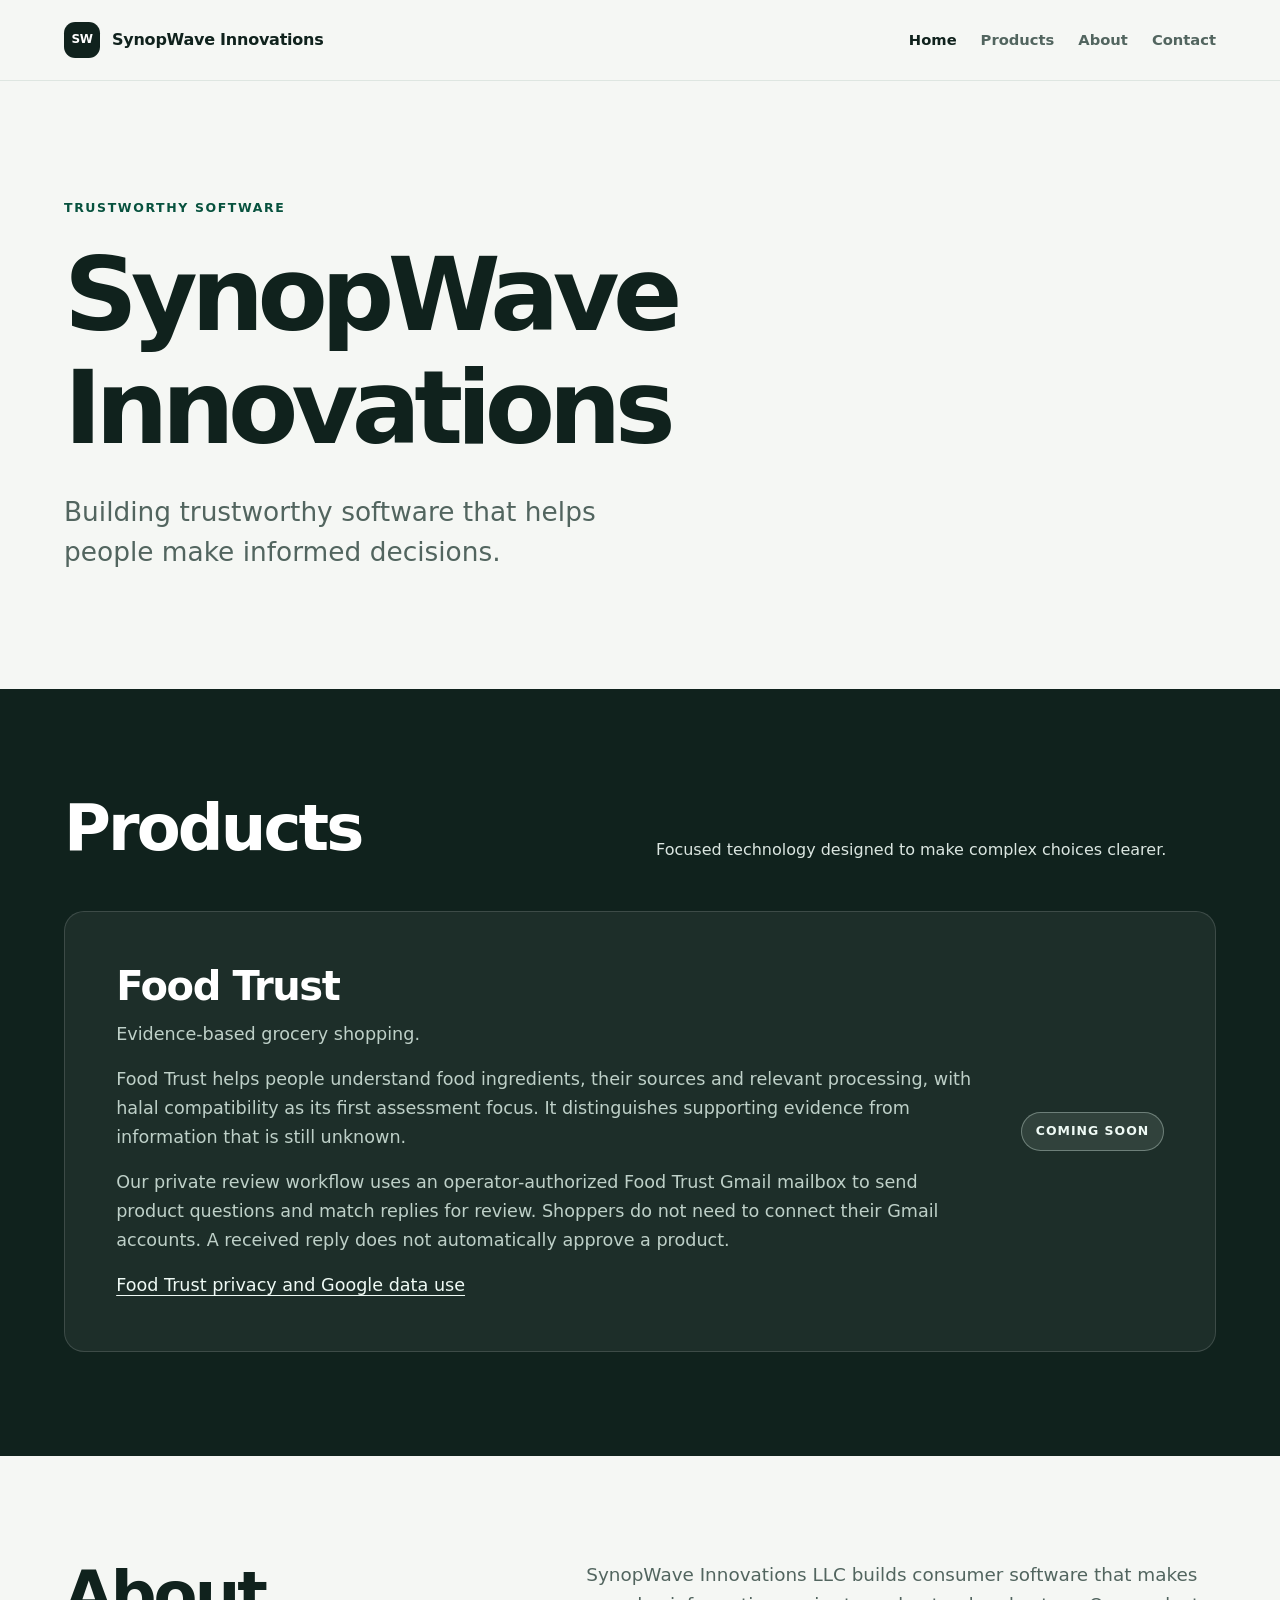
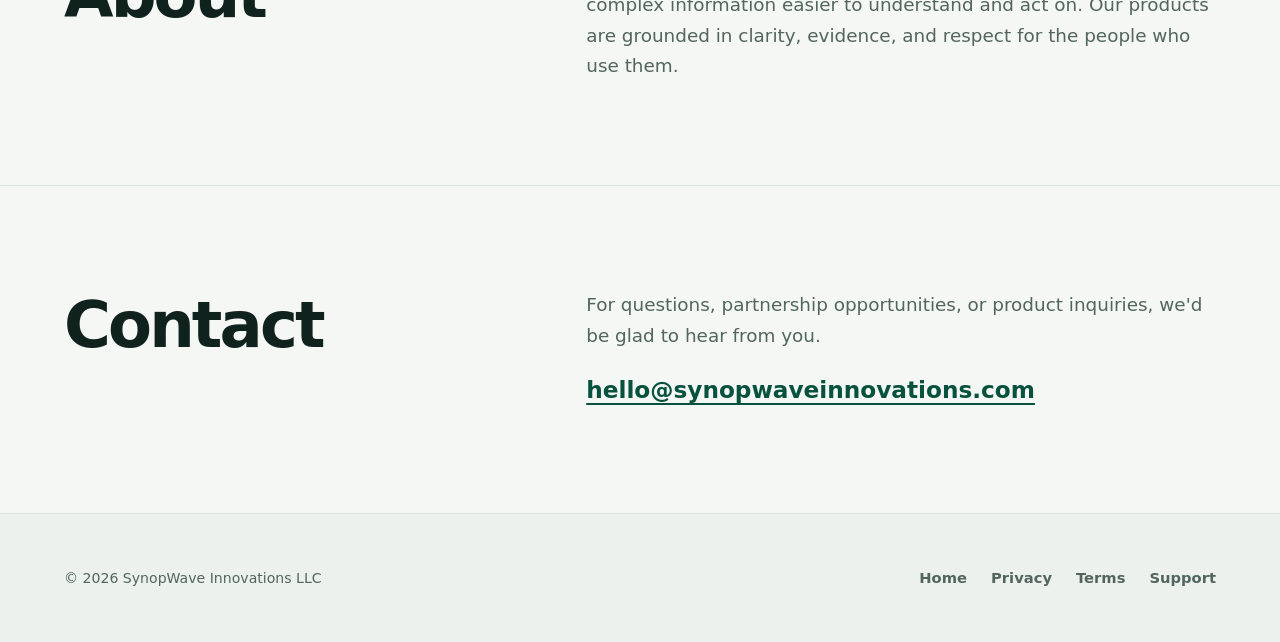
<file: index.html>
<!doctype html>
<html lang="en">
  <head>
    <meta charset="utf-8">
    <meta name="viewport" content="width=device-width, initial-scale=1">
    <title>SynopWave Innovations | Trustworthy Software</title>
    <meta name="description" content="SynopWave Innovations builds trustworthy software that helps people make informed decisions.">
    <meta name="robots" content="index, follow">
    <meta name="theme-color" content="#10221d">
    <meta property="og:title" content="SynopWave Innovations">
    <meta property="og:description" content="Building trustworthy software that helps people make informed decisions.">
    <meta property="og:type" content="website">
    <meta property="og:url" content="https://synopwaveinnovations.com/">
    <meta property="og:site_name" content="SynopWave Innovations">
    <meta property="og:locale" content="en_US">
    <meta name="twitter:card" content="summary">
    <meta name="twitter:title" content="SynopWave Innovations">
    <meta name="twitter:description" content="Building trustworthy software that helps people make informed decisions.">
    <link rel="canonical" href="https://synopwaveinnovations.com/">
    <link rel="icon" href="favicon.svg" type="image/svg+xml">
    <link rel="stylesheet" href="styles.css?v=20260923">
  </head>
  <body>
    <a class="skip-link" href="#main-content">Skip to content</a>
    <header class="site-header">
      <nav class="nav container" aria-label="Primary navigation">
        <a class="brand" href="index.html" aria-label="SynopWave Innovations home">
          <span class="brand-mark" aria-hidden="true">SW</span>
          <span>SynopWave Innovations</span>
        </a>
        <ul class="nav-links">
          <li><a href="index.html" aria-current="page">Home</a></li>
          <li><a href="#products">Products</a></li>
          <li><a href="#about">About</a></li>
          <li><a href="#contact">Contact</a></li>
        </ul>
      </nav>
    </header>

    <main id="main-content">
      <section class="hero container" aria-labelledby="hero-title">
        <div>
          <p class="eyebrow">Trustworthy software</p>
          <h1 id="hero-title">SynopWave Innovations</h1>
          <p class="hero-copy">Building trustworthy software that helps people make informed decisions.</p>
        </div>
      </section>

      <section class="section section-dark" id="products" aria-labelledby="products-title">
        <div class="container">
          <div class="section-heading">
            <h2 id="products-title">Products</h2>
            <p>Focused technology designed to make complex choices clearer.</p>
          </div>
          <article class="product-card">
            <div>
              <h3>Food Trust</h3>
              <p>Evidence-based grocery shopping.</p>
              <p>Food Trust helps people understand food ingredients, their sources and relevant processing, with halal compatibility as its first assessment focus. It distinguishes supporting evidence from information that is still unknown.</p>
              <p>Our private review workflow uses an operator-authorized Food Trust Gmail mailbox to send product questions and match replies for review. Shoppers do not need to connect their Gmail accounts. A received reply does not automatically approve a product.</p>
              <p><a href="privacy.html">Food Trust privacy and Google data use</a></p>
            </div>
            <span class="status">Coming Soon</span>
          </article>
        </div>
      </section>

      <section class="section" id="about" aria-labelledby="about-title">
        <div class="about-grid container">
          <h2 id="about-title">About</h2>
          <p>SynopWave Innovations LLC builds consumer software that makes complex information easier to understand and act on. Our products are grounded in clarity, evidence, and respect for the people who use them.</p>
        </div>
      </section>

      <section class="section contact-section" id="contact" aria-labelledby="contact-title">
        <div class="contact-grid container">
          <h2 id="contact-title">Contact</h2>
          <div>
            <p>For questions, partnership opportunities, or product inquiries, we'd be glad to hear from you.</p>
            <a class="contact-link" href="mailto:hello@synopwaveinnovations.com">hello@synopwaveinnovations.com</a>
          </div>
        </div>
      </section>
    </main>

    <footer class="site-footer">
      <div class="footer-inner container">
        <p class="copyright">&copy; 2026 SynopWave Innovations LLC</p>
        <nav aria-label="Footer navigation">
          <ul class="footer-links">
            <li><a href="index.html">Home</a></li>
            <li><a href="privacy.html">Privacy</a></li>
            <li><a href="terms.html">Terms</a></li>
            <li><a href="support.html">Support</a></li>
          </ul>
        </nav>
      </div>
    </footer>
  </body>
</html>
</file>
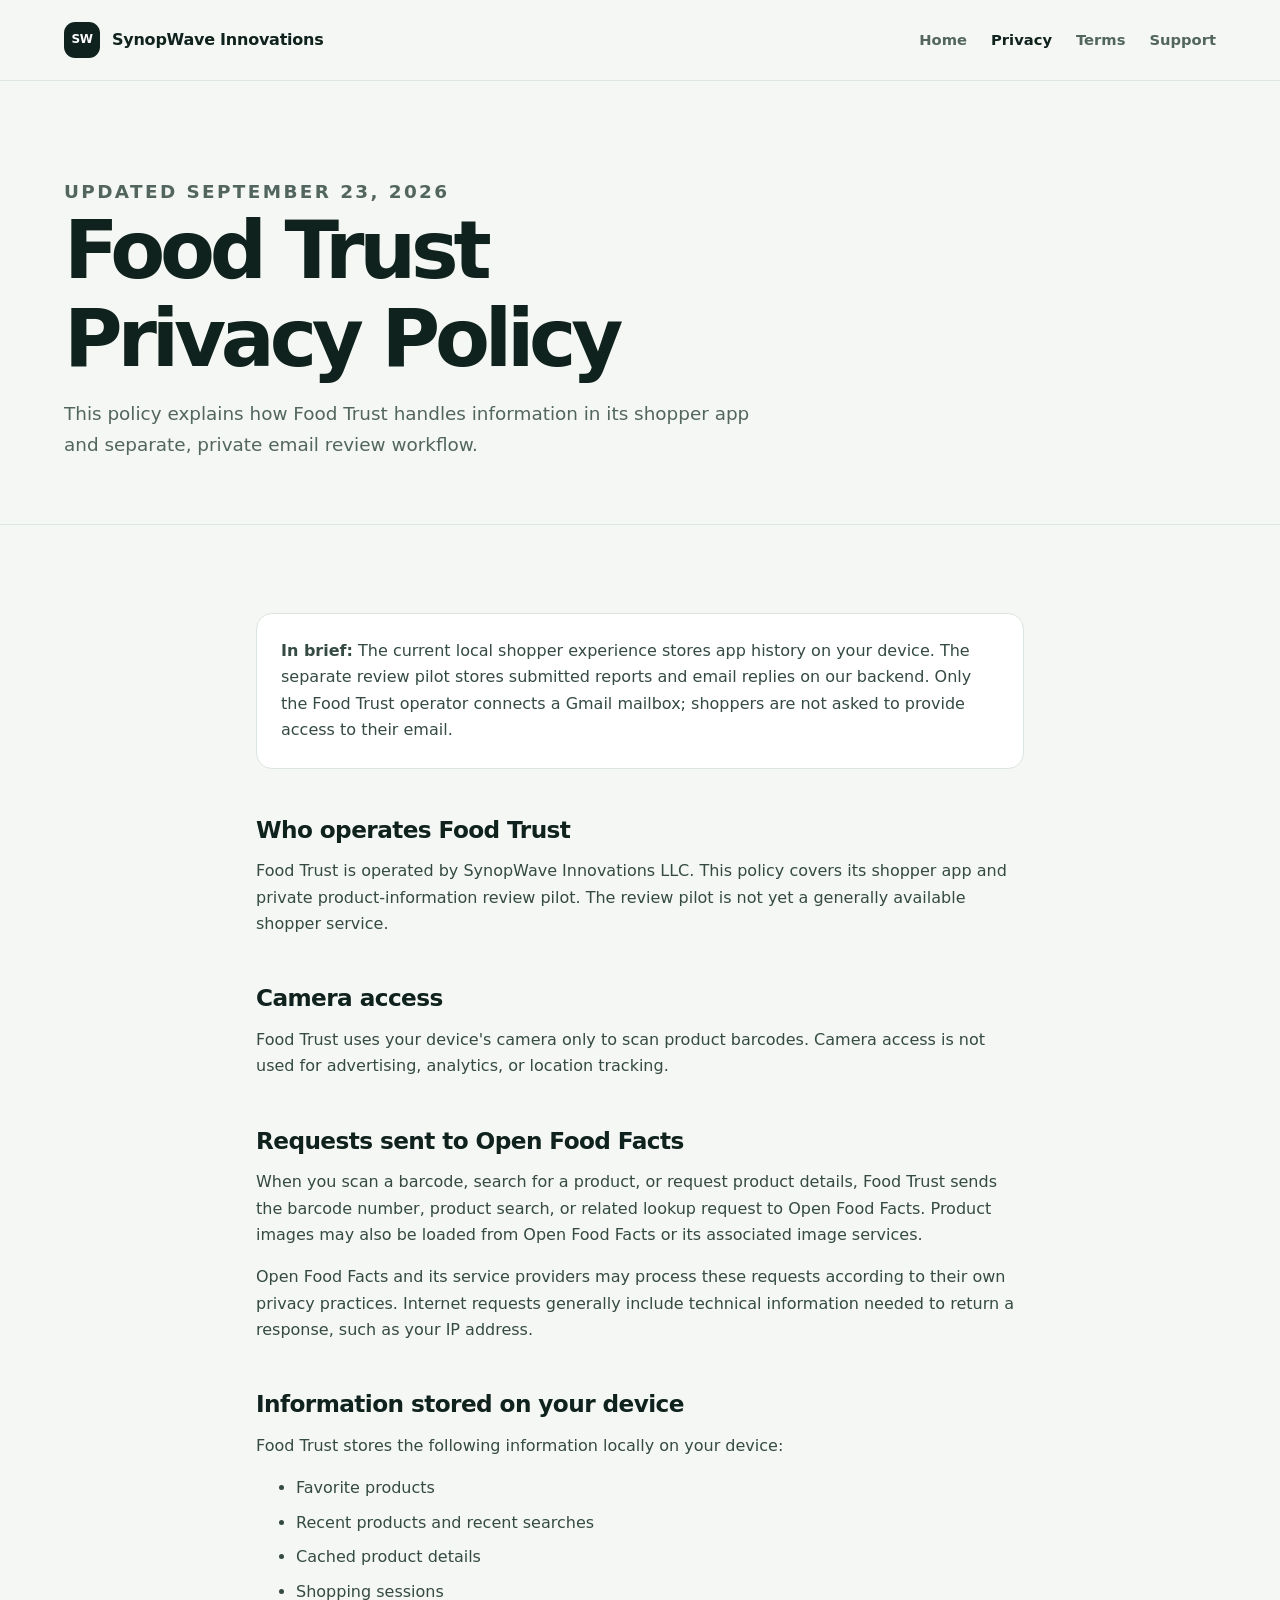
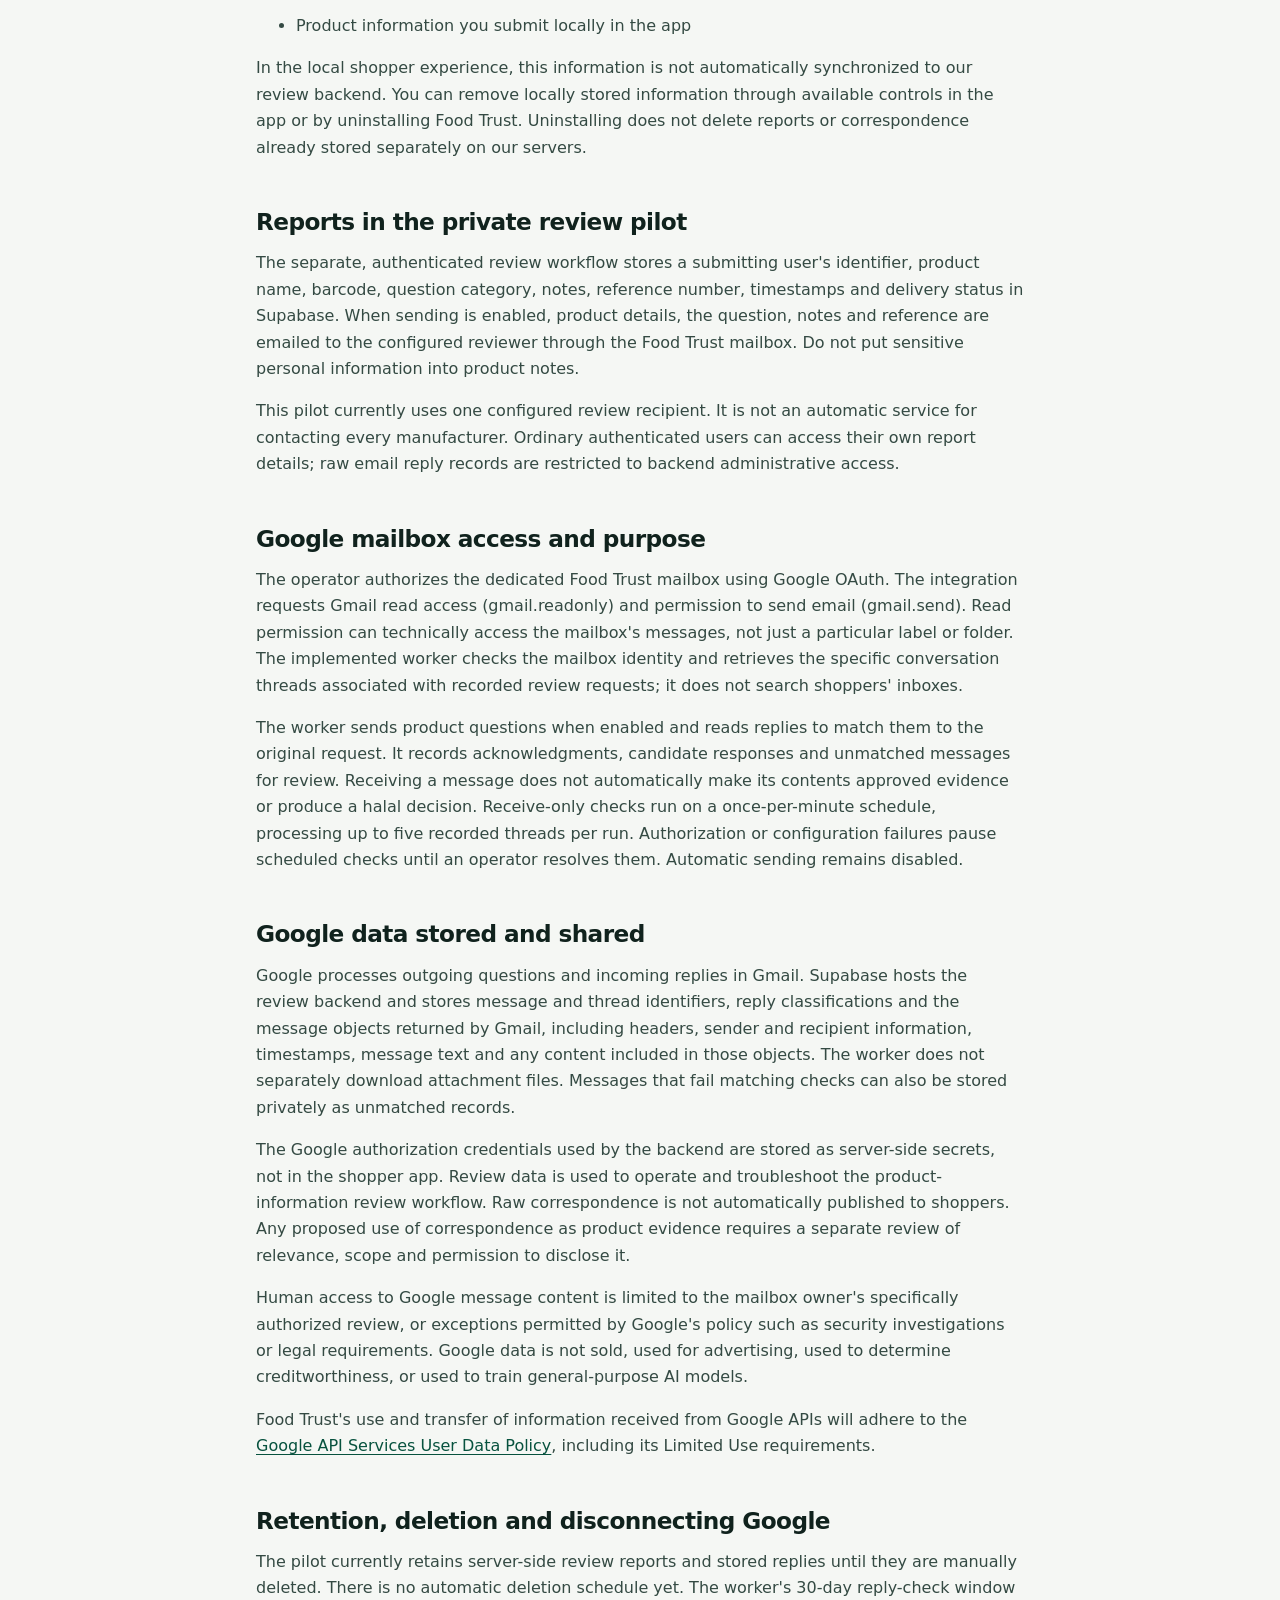
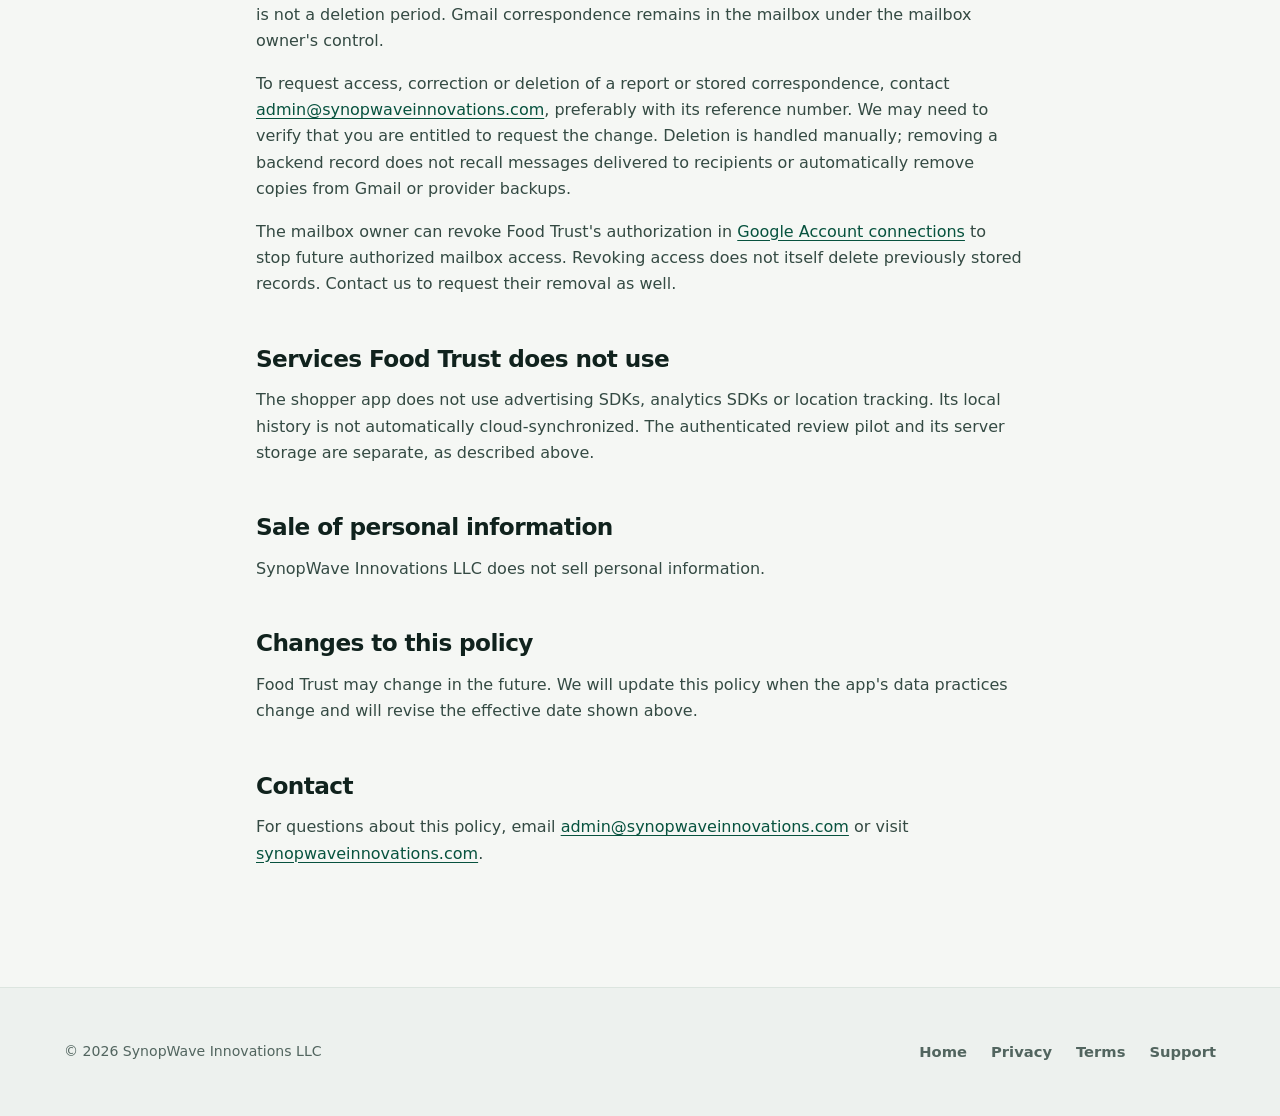
<file: privacy.html>
<!doctype html>
<html lang="en">
  <head>
    <meta charset="utf-8">
    <meta name="viewport" content="width=device-width, initial-scale=1">
    <title>Food Trust Privacy Policy | SynopWave Innovations</title>
    <meta name="description" content="How Food Trust handles shopper information and Google data in its private email review workflow.">
    <meta name="robots" content="index, follow">
    <meta name="theme-color" content="#10221d">
    <meta property="og:title" content="Food Trust Privacy Policy | SynopWave Innovations">
    <meta property="og:description" content="How Food Trust handles shopper information and Google data in its private email review workflow.">
    <meta property="og:type" content="website">
    <meta property="og:url" content="https://synopwaveinnovations.com/privacy.html">
    <meta property="og:site_name" content="SynopWave Innovations">
    <meta property="og:locale" content="en_US">
    <meta name="twitter:card" content="summary">
    <meta name="twitter:title" content="Food Trust Privacy Policy | SynopWave Innovations">
    <meta name="twitter:description" content="How Food Trust handles shopper information and Google data in its private email review workflow.">
    <link rel="canonical" href="https://synopwaveinnovations.com/privacy.html">
    <link rel="icon" href="favicon.svg" type="image/svg+xml">
    <link rel="stylesheet" href="styles.css">
  </head>
  <body>
    <a class="skip-link" href="#main-content">Skip to content</a>
    <header class="site-header">
      <nav class="nav container" aria-label="Primary navigation">
        <a class="brand" href="index.html" aria-label="SynopWave Innovations home"><span class="brand-mark" aria-hidden="true">SW</span><span>SynopWave Innovations</span></a>
        <ul class="nav-links">
          <li><a href="index.html">Home</a></li>
          <li><a href="privacy.html" aria-current="page">Privacy</a></li>
          <li><a href="terms.html">Terms</a></li>
          <li><a href="support.html">Support</a></li>
        </ul>
      </nav>
    </header>

    <main id="main-content">
      <header class="page-hero">
        <div class="container">
          <p class="eyebrow">Updated September 23, 2026</p>
          <h1>Food Trust Privacy Policy</h1>
          <p>This policy explains how Food Trust handles information in its shopper app and separate, private email review workflow.</p>
        </div>
      </header>
      <div class="prose container">
        <p class="notice"><strong>In brief:</strong> The current local shopper experience stores app history on your device. The separate review pilot stores submitted reports and email replies on our backend. Only the Food Trust operator connects a Gmail mailbox; shoppers are not asked to provide access to their email.</p>

        <h2>Who operates Food Trust</h2>
        <p>Food Trust is operated by SynopWave Innovations LLC. This policy covers its shopper app and private product-information review pilot. The review pilot is not yet a generally available shopper service.</p>

        <h2>Camera access</h2>
        <p>Food Trust uses your device's camera only to scan product barcodes. Camera access is not used for advertising, analytics, or location tracking.</p>

        <h2>Requests sent to Open Food Facts</h2>
        <p>When you scan a barcode, search for a product, or request product details, Food Trust sends the barcode number, product search, or related lookup request to Open Food Facts. Product images may also be loaded from Open Food Facts or its associated image services.</p>
        <p>Open Food Facts and its service providers may process these requests according to their own privacy practices. Internet requests generally include technical information needed to return a response, such as your IP address.</p>

        <h2>Information stored on your device</h2>
        <p>Food Trust stores the following information locally on your device:</p>
        <ul>
          <li>Favorite products</li>
          <li>Recent products and recent searches</li>
          <li>Cached product details</li>
          <li>Shopping sessions</li>
          <li>Product information you submit locally in the app</li>
        </ul>
        <p>In the local shopper experience, this information is not automatically synchronized to our review backend. You can remove locally stored information through available controls in the app or by uninstalling Food Trust. Uninstalling does not delete reports or correspondence already stored separately on our servers.</p>

        <h2>Reports in the private review pilot</h2>
        <p>The separate, authenticated review workflow stores a submitting user's identifier, product name, barcode, question category, notes, reference number, timestamps and delivery status in Supabase. When sending is enabled, product details, the question, notes and reference are emailed to the configured reviewer through the Food Trust mailbox. Do not put sensitive personal information into product notes.</p>
        <p>This pilot currently uses one configured review recipient. It is not an automatic service for contacting every manufacturer. Ordinary authenticated users can access their own report details; raw email reply records are restricted to backend administrative access.</p>

        <h2>Google mailbox access and purpose</h2>
        <p>The operator authorizes the dedicated Food Trust mailbox using Google OAuth. The integration requests Gmail read access (gmail.readonly) and permission to send email (gmail.send). Read permission can technically access the mailbox's messages, not just a particular label or folder. The implemented worker checks the mailbox identity and retrieves the specific conversation threads associated with recorded review requests; it does not search shoppers' inboxes.</p>
        <p>The worker sends product questions when enabled and reads replies to match them to the original request. It records acknowledgments, candidate responses and unmatched messages for review. Receiving a message does not automatically make its contents approved evidence or produce a halal decision. Receive-only checks run on a once-per-minute schedule, processing up to five recorded threads per run. Authorization or configuration failures pause scheduled checks until an operator resolves them. Automatic sending remains disabled.</p>

        <h2>Google data stored and shared</h2>
        <p>Google processes outgoing questions and incoming replies in Gmail. Supabase hosts the review backend and stores message and thread identifiers, reply classifications and the message objects returned by Gmail, including headers, sender and recipient information, timestamps, message text and any content included in those objects. The worker does not separately download attachment files. Messages that fail matching checks can also be stored privately as unmatched records.</p>
        <p>The Google authorization credentials used by the backend are stored as server-side secrets, not in the shopper app. Review data is used to operate and troubleshoot the product-information review workflow. Raw correspondence is not automatically published to shoppers. Any proposed use of correspondence as product evidence requires a separate review of relevance, scope and permission to disclose it.</p>
        <p>Human access to Google message content is limited to the mailbox owner's specifically authorized review, or exceptions permitted by Google's policy such as security investigations or legal requirements. Google data is not sold, used for advertising, used to determine creditworthiness, or used to train general-purpose AI models.</p>
        <p>Food Trust's use and transfer of information received from Google APIs will adhere to the <a href="https://developers.google.com/terms/api-services-user-data-policy">Google API Services User Data Policy</a>, including its Limited Use requirements.</p>

        <h2>Retention, deletion and disconnecting Google</h2>
        <p>The pilot currently retains server-side review reports and stored replies until they are manually deleted. There is no automatic deletion schedule yet. The worker's 30-day reply-check window is not a deletion period. Gmail correspondence remains in the mailbox under the mailbox owner's control.</p>
        <p>To request access, correction or deletion of a report or stored correspondence, contact <a href="mailto:admin@synopwaveinnovations.com">admin@synopwaveinnovations.com</a>, preferably with its reference number. We may need to verify that you are entitled to request the change. Deletion is handled manually; removing a backend record does not recall messages delivered to recipients or automatically remove copies from Gmail or provider backups.</p>
        <p>The mailbox owner can revoke Food Trust's authorization in <a href="https://myaccount.google.com/connections">Google Account connections</a> to stop future authorized mailbox access. Revoking access does not itself delete previously stored records. Contact us to request their removal as well.</p>

        <h2>Services Food Trust does not use</h2>
        <p>The shopper app does not use advertising SDKs, analytics SDKs or location tracking. Its local history is not automatically cloud-synchronized. The authenticated review pilot and its server storage are separate, as described above.</p>

        <h2>Sale of personal information</h2>
        <p>SynopWave Innovations LLC does not sell personal information.</p>

        <h2>Changes to this policy</h2>
        <p>Food Trust may change in the future. We will update this policy when the app's data practices change and will revise the effective date shown above.</p>

        <h2>Contact</h2>
        <p>For questions about this policy, email <a href="mailto:admin@synopwaveinnovations.com">admin@synopwaveinnovations.com</a> or visit <a href="https://synopwaveinnovations.com">synopwaveinnovations.com</a>.</p>
      </div>
    </main>

    <footer class="site-footer">
      <div class="footer-inner container">
        <p class="copyright">&copy; 2026 SynopWave Innovations LLC</p>
        <nav aria-label="Footer navigation"><ul class="footer-links"><li><a href="index.html">Home</a></li><li><a href="privacy.html">Privacy</a></li><li><a href="terms.html">Terms</a></li><li><a href="support.html">Support</a></li></ul></nav>
      </div>
    </footer>
  </body>
</html>
</file>
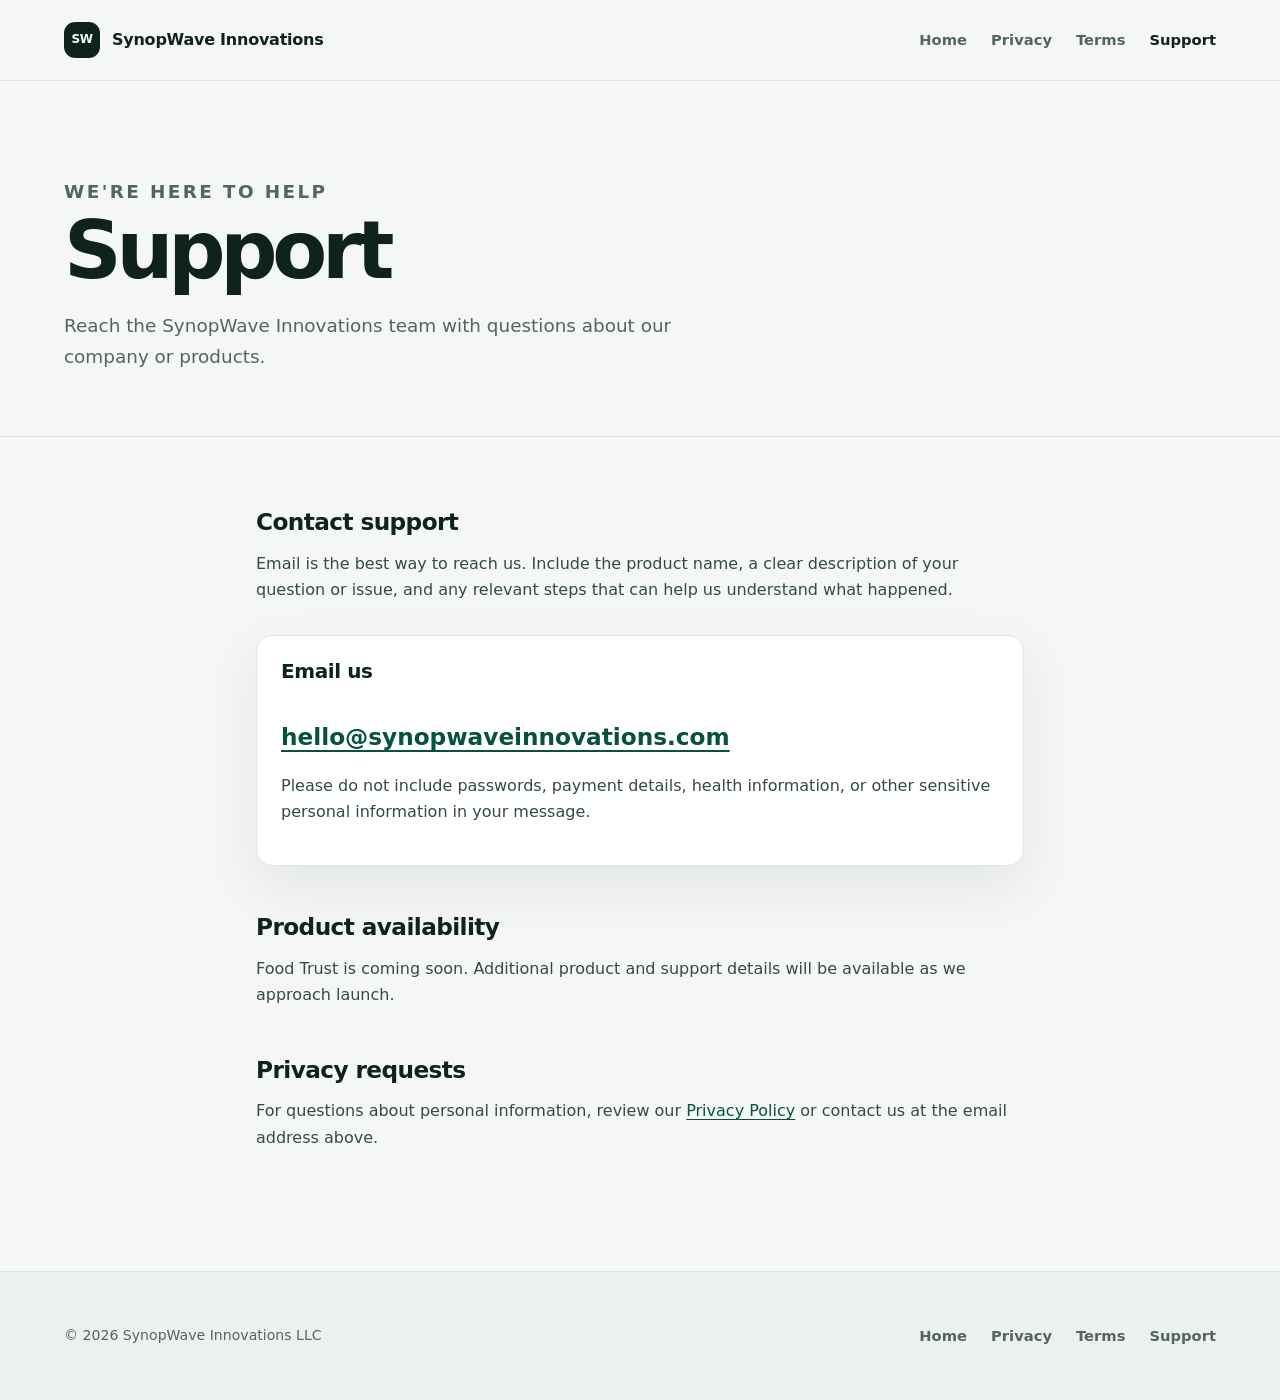
<file: support.html>
<!doctype html>
<html lang="en">
  <head>
    <meta charset="utf-8">
    <meta name="viewport" content="width=device-width, initial-scale=1">
    <title>Support | SynopWave Innovations</title>
    <meta name="description" content="Get help with SynopWave Innovations products or contact our company support team.">
    <meta name="robots" content="index, follow">
    <meta name="theme-color" content="#10221d">
    <meta property="og:title" content="Support | SynopWave Innovations">
    <meta property="og:description" content="Get help with SynopWave Innovations products or contact our company support team.">
    <meta property="og:type" content="website">
    <meta property="og:url" content="https://synopwaveinnovations.com/support.html">
    <meta property="og:site_name" content="SynopWave Innovations">
    <meta property="og:locale" content="en_US">
    <meta name="twitter:card" content="summary">
    <meta name="twitter:title" content="Support | SynopWave Innovations">
    <meta name="twitter:description" content="Get help with SynopWave Innovations products or contact our company support team.">
    <link rel="canonical" href="https://synopwaveinnovations.com/support.html">
    <link rel="icon" href="favicon.svg" type="image/svg+xml">
    <link rel="stylesheet" href="styles.css">
  </head>
  <body>
    <a class="skip-link" href="#main-content">Skip to content</a>
    <header class="site-header">
      <nav class="nav container" aria-label="Primary navigation">
        <a class="brand" href="index.html" aria-label="SynopWave Innovations home"><span class="brand-mark" aria-hidden="true">SW</span><span>SynopWave Innovations</span></a>
        <ul class="nav-links">
          <li><a href="index.html">Home</a></li>
          <li><a href="privacy.html">Privacy</a></li>
          <li><a href="terms.html">Terms</a></li>
          <li><a href="support.html" aria-current="page">Support</a></li>
        </ul>
      </nav>
    </header>

    <main id="main-content">
      <header class="page-hero">
        <div class="container">
          <p class="eyebrow">We're here to help</p>
          <h1>Support</h1>
          <p>Reach the SynopWave Innovations team with questions about our company or products.</p>
        </div>
      </header>
      <div class="prose container">
        <h2>Contact support</h2>
        <p>Email is the best way to reach us. Include the product name, a clear description of your question or issue, and any relevant steps that can help us understand what happened.</p>
        <div class="support-card">
          <h3>Email us</h3>
          <p><a class="contact-link" href="mailto:hello@synopwaveinnovations.com?subject=Support%20request">hello@synopwaveinnovations.com</a></p>
          <p>Please do not include passwords, payment details, health information, or other sensitive personal information in your message.</p>
        </div>

        <h2>Product availability</h2>
        <p>Food Trust is coming soon. Additional product and support details will be available as we approach launch.</p>

        <h2>Privacy requests</h2>
        <p>For questions about personal information, review our <a href="privacy.html">Privacy Policy</a> or contact us at the email address above.</p>
      </div>
    </main>

    <footer class="site-footer">
      <div class="footer-inner container">
        <p class="copyright">&copy; 2026 SynopWave Innovations LLC</p>
        <nav aria-label="Footer navigation"><ul class="footer-links"><li><a href="index.html">Home</a></li><li><a href="privacy.html">Privacy</a></li><li><a href="terms.html">Terms</a></li><li><a href="support.html">Support</a></li></ul></nav>
      </div>
    </footer>
  </body>
</html>
</file>
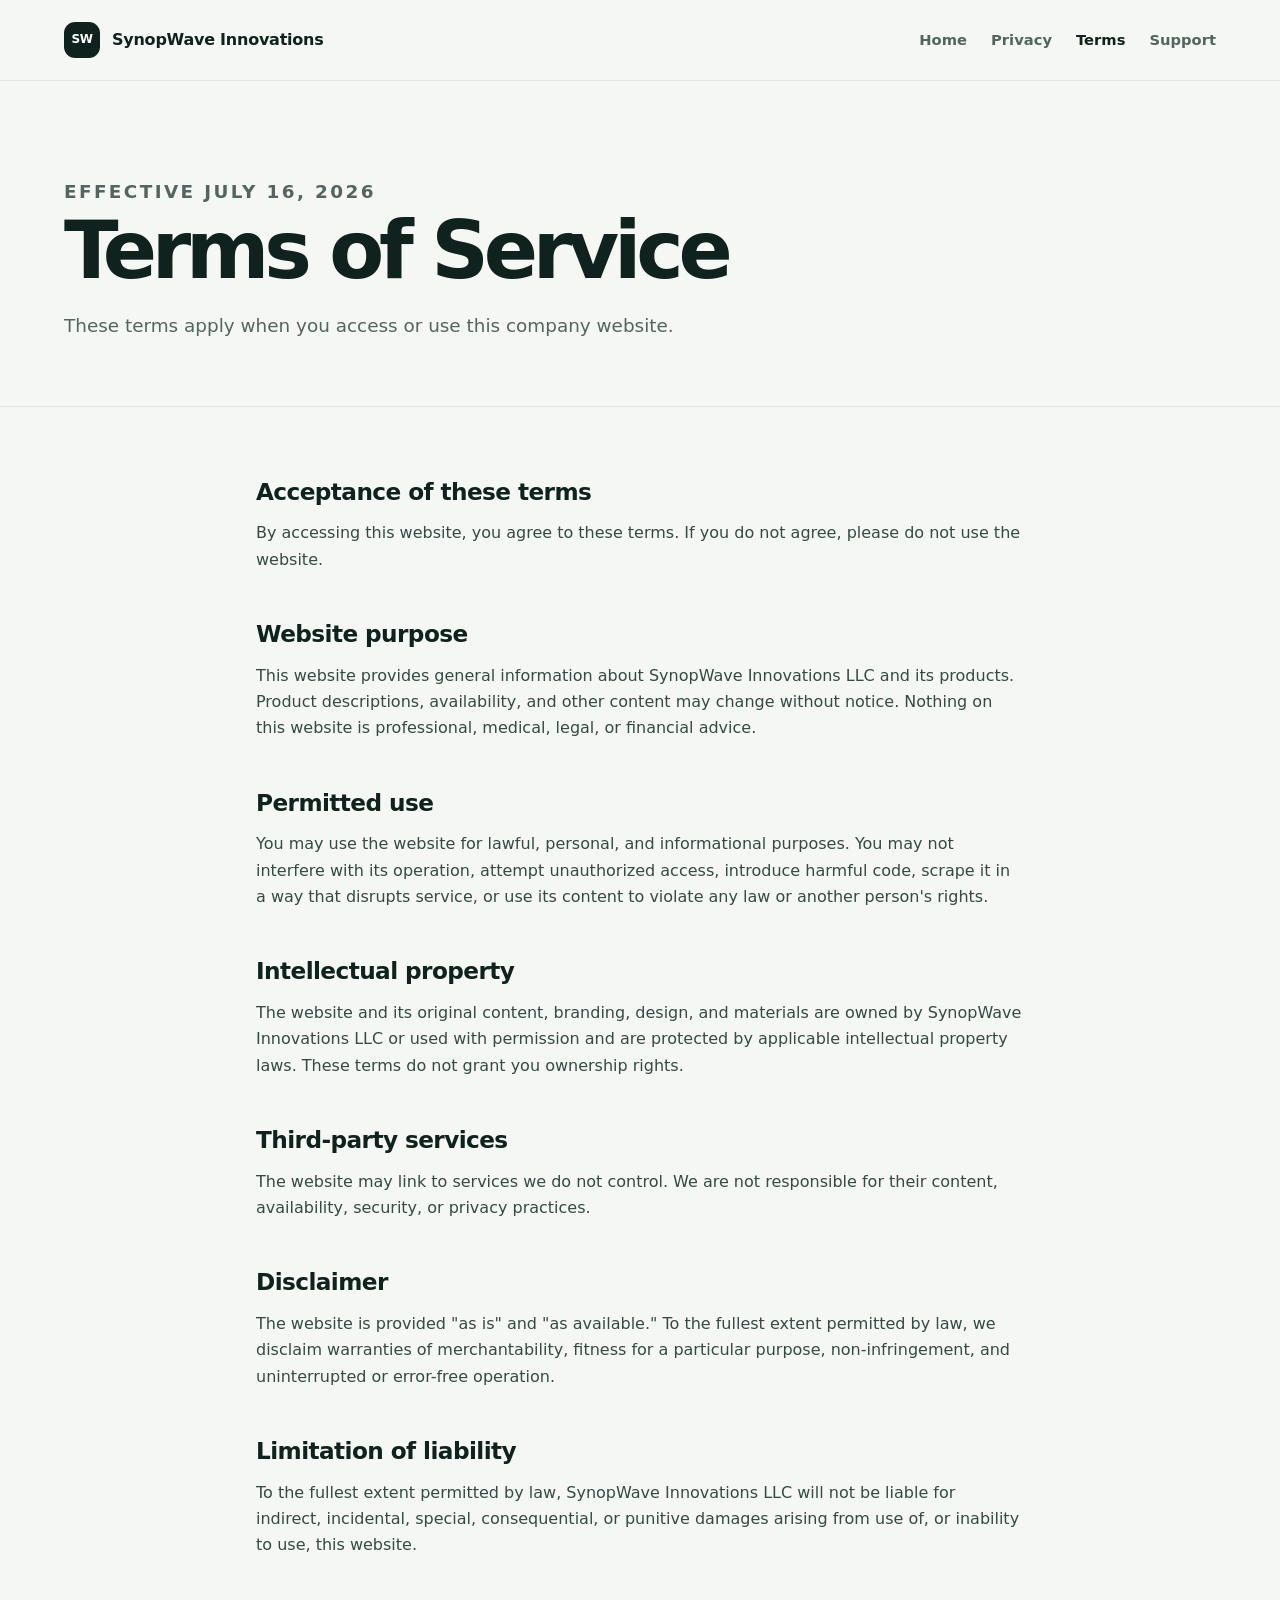
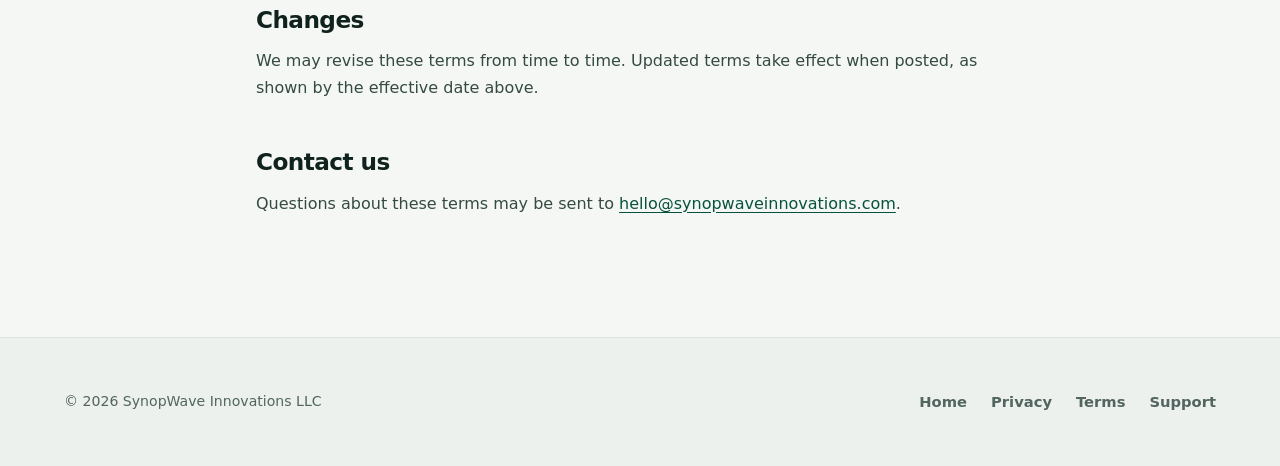
<file: terms.html>
<!doctype html>
<html lang="en">
  <head>
    <meta charset="utf-8">
    <meta name="viewport" content="width=device-width, initial-scale=1">
    <title>Terms of Service | SynopWave Innovations</title>
    <meta name="description" content="Review the terms that govern your use of the SynopWave Innovations website.">
    <meta name="robots" content="index, follow">
    <meta name="theme-color" content="#10221d">
    <meta property="og:title" content="Terms of Service | SynopWave Innovations">
    <meta property="og:description" content="Review the terms that govern your use of the SynopWave Innovations website.">
    <meta property="og:type" content="website">
    <meta property="og:url" content="https://synopwaveinnovations.com/terms.html">
    <meta property="og:site_name" content="SynopWave Innovations">
    <meta property="og:locale" content="en_US">
    <meta name="twitter:card" content="summary">
    <meta name="twitter:title" content="Terms of Service | SynopWave Innovations">
    <meta name="twitter:description" content="Review the terms that govern your use of the SynopWave Innovations website.">
    <link rel="canonical" href="https://synopwaveinnovations.com/terms.html">
    <link rel="icon" href="favicon.svg" type="image/svg+xml">
    <link rel="stylesheet" href="styles.css">
  </head>
  <body>
    <a class="skip-link" href="#main-content">Skip to content</a>
    <header class="site-header">
      <nav class="nav container" aria-label="Primary navigation">
        <a class="brand" href="index.html" aria-label="SynopWave Innovations home"><span class="brand-mark" aria-hidden="true">SW</span><span>SynopWave Innovations</span></a>
        <ul class="nav-links">
          <li><a href="index.html">Home</a></li>
          <li><a href="privacy.html">Privacy</a></li>
          <li><a href="terms.html" aria-current="page">Terms</a></li>
          <li><a href="support.html">Support</a></li>
        </ul>
      </nav>
    </header>

    <main id="main-content">
      <header class="page-hero">
        <div class="container">
          <p class="eyebrow">Effective July 16, 2026</p>
          <h1>Terms of Service</h1>
          <p>These terms apply when you access or use this company website.</p>
        </div>
      </header>
      <div class="prose container">
        <h2>Acceptance of these terms</h2>
        <p>By accessing this website, you agree to these terms. If you do not agree, please do not use the website.</p>

        <h2>Website purpose</h2>
        <p>This website provides general information about SynopWave Innovations LLC and its products. Product descriptions, availability, and other content may change without notice. Nothing on this website is professional, medical, legal, or financial advice.</p>

        <h2>Permitted use</h2>
        <p>You may use the website for lawful, personal, and informational purposes. You may not interfere with its operation, attempt unauthorized access, introduce harmful code, scrape it in a way that disrupts service, or use its content to violate any law or another person's rights.</p>

        <h2>Intellectual property</h2>
        <p>The website and its original content, branding, design, and materials are owned by SynopWave Innovations LLC or used with permission and are protected by applicable intellectual property laws. These terms do not grant you ownership rights.</p>

        <h2>Third-party services</h2>
        <p>The website may link to services we do not control. We are not responsible for their content, availability, security, or privacy practices.</p>

        <h2>Disclaimer</h2>
        <p>The website is provided "as is" and "as available." To the fullest extent permitted by law, we disclaim warranties of merchantability, fitness for a particular purpose, non-infringement, and uninterrupted or error-free operation.</p>

        <h2>Limitation of liability</h2>
        <p>To the fullest extent permitted by law, SynopWave Innovations LLC will not be liable for indirect, incidental, special, consequential, or punitive damages arising from use of, or inability to use, this website.</p>

        <h2>Changes</h2>
        <p>We may revise these terms from time to time. Updated terms take effect when posted, as shown by the effective date above.</p>

        <h2>Contact us</h2>
        <p>Questions about these terms may be sent to <a href="mailto:hello@synopwaveinnovations.com">hello@synopwaveinnovations.com</a>.</p>
      </div>
    </main>

    <footer class="site-footer">
      <div class="footer-inner container">
        <p class="copyright">&copy; 2026 SynopWave Innovations LLC</p>
        <nav aria-label="Footer navigation"><ul class="footer-links"><li><a href="index.html">Home</a></li><li><a href="privacy.html">Privacy</a></li><li><a href="terms.html">Terms</a></li><li><a href="support.html">Support</a></li></ul></nav>
      </div>
    </footer>
  </body>
</html>
</file>
<file: styles.css>
:root {
  color-scheme: light;
  --ink: #10221d;
  --muted: #52655f;
  --surface: #f5f7f4;
  --card: #ffffff;
  --line: #dce5df;
  --brand: #0b6b50;
  --brand-dark: #07523e;
  --accent: #dff3e9;
  --max-width: 72rem;
  --radius: 1.25rem;
  --shadow: 0 1.25rem 3.5rem rgba(16, 34, 29, 0.08);
}

*,
*::before,
*::after {
  box-sizing: border-box;
}

html {
  scroll-behavior: smooth;
  -webkit-text-size-adjust: 100%;
}

body {
  margin: 0;
  background: var(--surface);
  color: var(--ink);
  font-family: Inter, ui-sans-serif, system-ui, -apple-system, BlinkMacSystemFont,
    "Segoe UI", sans-serif;
  font-size: 1rem;
  line-height: 1.65;
  text-rendering: optimizeLegibility;
}

a {
  color: var(--brand-dark);
  text-underline-offset: 0.2em;
}

a:hover {
  color: var(--brand);
}

a:focus-visible,
summary:focus-visible {
  border-radius: 0.25rem;
  outline: 0.2rem solid #e0a928;
  outline-offset: 0.2rem;
}

.skip-link {
  position: fixed;
  z-index: 100;
  top: 0.75rem;
  left: 0.75rem;
  padding: 0.65rem 1rem;
  border-radius: 0.5rem;
  background: var(--ink);
  color: #fff;
  transform: translateY(-160%);
}

.skip-link:focus {
  color: #fff;
  transform: translateY(0);
}

.container {
  width: min(calc(100% - 2rem), var(--max-width));
  margin-inline: auto;
}

.site-header {
  border-bottom: 1px solid rgba(220, 229, 223, 0.9);
  background: rgba(245, 247, 244, 0.96);
}

.nav {
  display: flex;
  min-height: 5rem;
  align-items: center;
  justify-content: space-between;
  gap: 1.5rem;
}

.brand {
  display: inline-flex;
  align-items: center;
  gap: 0.75rem;
  color: var(--ink);
  font-size: 1rem;
  font-weight: 750;
  letter-spacing: -0.015em;
  text-decoration: none;
}

.brand-mark {
  display: grid;
  width: 2.25rem;
  height: 2.25rem;
  place-items: center;
  border-radius: 0.7rem;
  background: var(--ink);
  color: #fff;
  font-size: 0.75rem;
  letter-spacing: -0.03em;
}

.nav-links,
.footer-links {
  display: flex;
  margin: 0;
  padding: 0;
  flex-wrap: wrap;
  align-items: center;
  gap: 0.45rem 1.5rem;
  list-style: none;
}

.nav-links a,
.footer-links a {
  display: inline-flex;
  min-height: 2.75rem;
  align-items: center;
  color: var(--muted);
  font-size: 0.92rem;
  font-weight: 650;
  text-decoration: none;
}

.nav-links a[aria-current="page"],
.nav-links a:hover,
.footer-links a:hover {
  color: var(--ink);
}

.hero {
  display: grid;
  min-height: 38rem;
  align-items: center;
  padding-block: 7rem;
}

.eyebrow {
  margin: 0 0 1.25rem;
  color: var(--brand-dark);
  font-size: 0.78rem;
  font-weight: 800;
  letter-spacing: 0.13em;
  text-transform: uppercase;
}

h1,
h2,
h3 {
  margin-top: 0;
  color: var(--ink);
  line-height: 1.1;
  text-wrap: balance;
}

h1 {
  max-width: 15ch;
  margin-bottom: 1.75rem;
  font-size: clamp(3rem, 8vw, 6.5rem);
  letter-spacing: -0.065em;
}

.hero-copy {
  max-width: 38rem;
  margin: 0;
  color: var(--muted);
  font-size: clamp(1.2rem, 2.2vw, 1.65rem);
  line-height: 1.5;
}

.section {
  padding-block: 6.5rem;
}

.section-dark {
  background: var(--ink);
  color: #dbe6e1;
}

.section-dark h2,
.section-dark h3 {
  color: #fff;
}

.section-heading {
  display: grid;
  margin-bottom: 3rem;
  grid-template-columns: minmax(0, 1fr) minmax(18rem, 1fr);
  gap: 2rem;
  align-items: end;
}

.section-heading h2,
.about-grid h2,
.contact-grid h2 {
  margin-bottom: 0;
  font-size: clamp(2.2rem, 5vw, 4rem);
  letter-spacing: -0.045em;
}

.section-heading p,
.about-grid p,
.contact-grid p {
  margin: 0;
  color: inherit;
}

.product-card {
  display: grid;
  padding: clamp(1.5rem, 4vw, 3.5rem);
  border: 1px solid rgba(255, 255, 255, 0.14);
  border-radius: var(--radius);
  background: rgba(255, 255, 255, 0.055);
  grid-template-columns: minmax(0, 1fr) auto;
  gap: 2rem;
  align-items: center;
}

.product-card h3 {
  margin-bottom: 0.75rem;
  font-size: clamp(1.75rem, 4vw, 2.5rem);
  letter-spacing: -0.035em;
}

.product-card p {
  margin: 0;
  color: #bed0c8;
  font-size: 1.1rem;
}

.product-card p + p {
  margin-top: 1rem;
}

.product-card a {
  color: #effaf5;
}

.status {
  display: inline-flex;
  padding: 0.5rem 0.85rem;
  border: 1px solid rgba(223, 243, 233, 0.35);
  border-radius: 999px;
  background: rgba(223, 243, 233, 0.1);
  color: #effaf5;
  font-size: 0.78rem;
  font-weight: 750;
  letter-spacing: 0.08em;
  text-transform: uppercase;
  white-space: nowrap;
}

.about-grid,
.contact-grid {
  display: grid;
  grid-template-columns: minmax(0, 0.8fr) minmax(18rem, 1.2fr);
  gap: clamp(2rem, 8vw, 8rem);
  align-items: start;
}

.about-grid p,
.contact-grid p {
  max-width: 42rem;
  color: var(--muted);
  font-size: 1.15rem;
}

.contact-section {
  border-top: 1px solid var(--line);
}

.contact-link {
  display: inline-block;
  margin-top: 1.25rem;
  font-size: clamp(1.05rem, 2.5vw, 1.45rem);
  font-weight: 750;
  overflow-wrap: anywhere;
}

.page-hero {
  padding-block: 6rem 4rem;
  border-bottom: 1px solid var(--line);
}

.page-hero h1 {
  max-width: 16ch;
  margin-bottom: 1rem;
  font-size: clamp(2.7rem, 7vw, 5rem);
}

.page-hero p {
  max-width: 43rem;
  margin: 0;
  color: var(--muted);
  font-size: 1.15rem;
}

.prose {
  max-width: 48rem;
  padding-block: 4.5rem 6.5rem;
}

.prose h2 {
  margin: 3rem 0 0.75rem;
  font-size: 1.45rem;
  letter-spacing: -0.025em;
}

.prose h2:first-child {
  margin-top: 0;
}

.prose p,
.prose ul {
  color: #344a43;
}

.prose li + li {
  margin-top: 0.5rem;
}

.notice,
.support-card {
  padding: 1.5rem;
  border: 1px solid var(--line);
  border-radius: 1rem;
  background: var(--card);
}

.support-card {
  margin-top: 2rem;
  box-shadow: var(--shadow);
}

.support-card h3 {
  margin-top: 0;
  margin-bottom: 0.75rem;
  font-size: 1.25rem;
  letter-spacing: -0.02em;
}

.site-footer {
  border-top: 1px solid var(--line);
  background: #edf1ee;
}

.footer-inner {
  display: flex;
  min-height: 8rem;
  padding-block: 1.5rem;
  align-items: center;
  justify-content: space-between;
  gap: 1.5rem;
}

.copyright {
  margin: 0;
  color: var(--muted);
  font-size: 0.88rem;
}

@media (max-width: 43rem) {
  html {
    scroll-behavior: auto;
  }

  .nav,
  .footer-inner {
    align-items: flex-start;
    flex-direction: column;
  }

  .nav {
    padding-block: 1rem;
  }

  .nav-links {
    width: 100%;
    justify-content: flex-start;
    gap: 0 1.25rem;
  }

  .nav-links a {
    font-size: 0.84rem;
  }

  .hero {
    min-height: auto;
    padding-block: 5rem;
  }

  .section,
  .page-hero {
    padding-block: 4.5rem;
  }

  .section-heading,
  .about-grid,
  .contact-grid,
  .product-card {
    grid-template-columns: 1fr;
  }

  .status {
    justify-self: start;
  }

  .footer-inner {
    padding-block: 2rem;
  }
}

@media (max-width: 24rem) {
  .container {
    width: min(calc(100% - 1.5rem), var(--max-width));
  }

  .brand {
    font-size: 0.94rem;
  }

  h1 {
    font-size: 2.65rem;
  }
}

@media (prefers-reduced-motion: reduce) {
  html {
    scroll-behavior: auto;
  }
}
</file>
